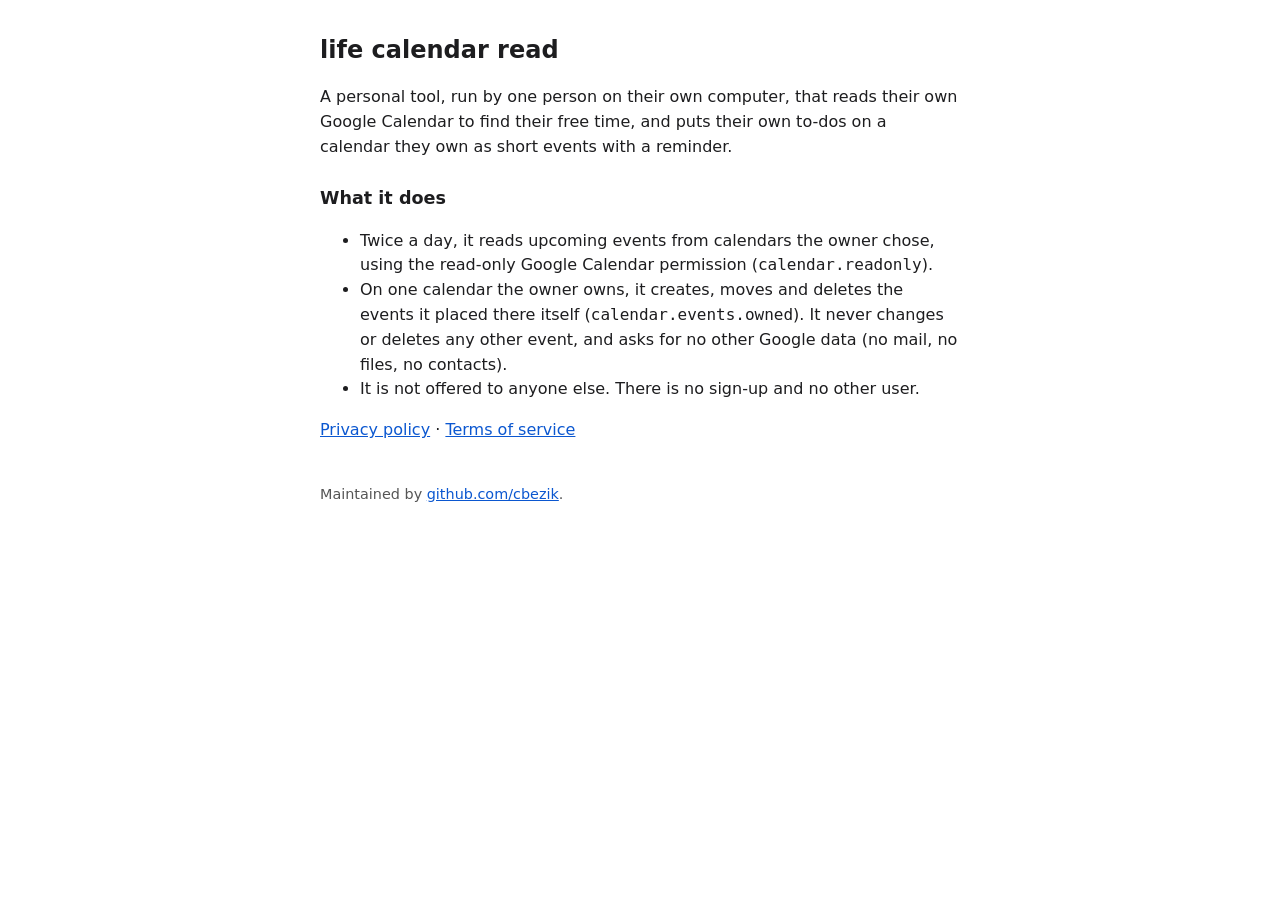
<file: index.html>
<!doctype html>
<html lang="en">
<head><meta charset="utf-8"><meta name="viewport" content="width=device-width, initial-scale=1">
<title>life calendar read</title><link rel="stylesheet" href="style.css"></head>
<body>
<h1>life calendar read</h1>
<p>A personal tool, run by one person on their own computer, that reads their own Google
Calendar to find their free time, and puts their own to-dos on a calendar they own as short
events with a reminder.</p>
<h2>What it does</h2>
<ul>
<li>Twice a day, it reads upcoming events from calendars the owner chose, using the read-only
Google Calendar permission (<code>calendar.readonly</code>).</li>
<li>On one calendar the owner owns, it creates, moves and deletes the events it placed there itself
(<code>calendar.events.owned</code>). It never changes or deletes any other event, and asks for no
other Google data (no mail, no files, no contacts).</li>
<li>It is not offered to anyone else. There is no sign-up and no other user.</li>
</ul>
<p><a href="privacy.html">Privacy policy</a> · <a href="terms.html">Terms of service</a></p>
<footer>Maintained by <a href="https://github.com/cbezik">github.com/cbezik</a>.</footer>
</body>
</html>
</file>
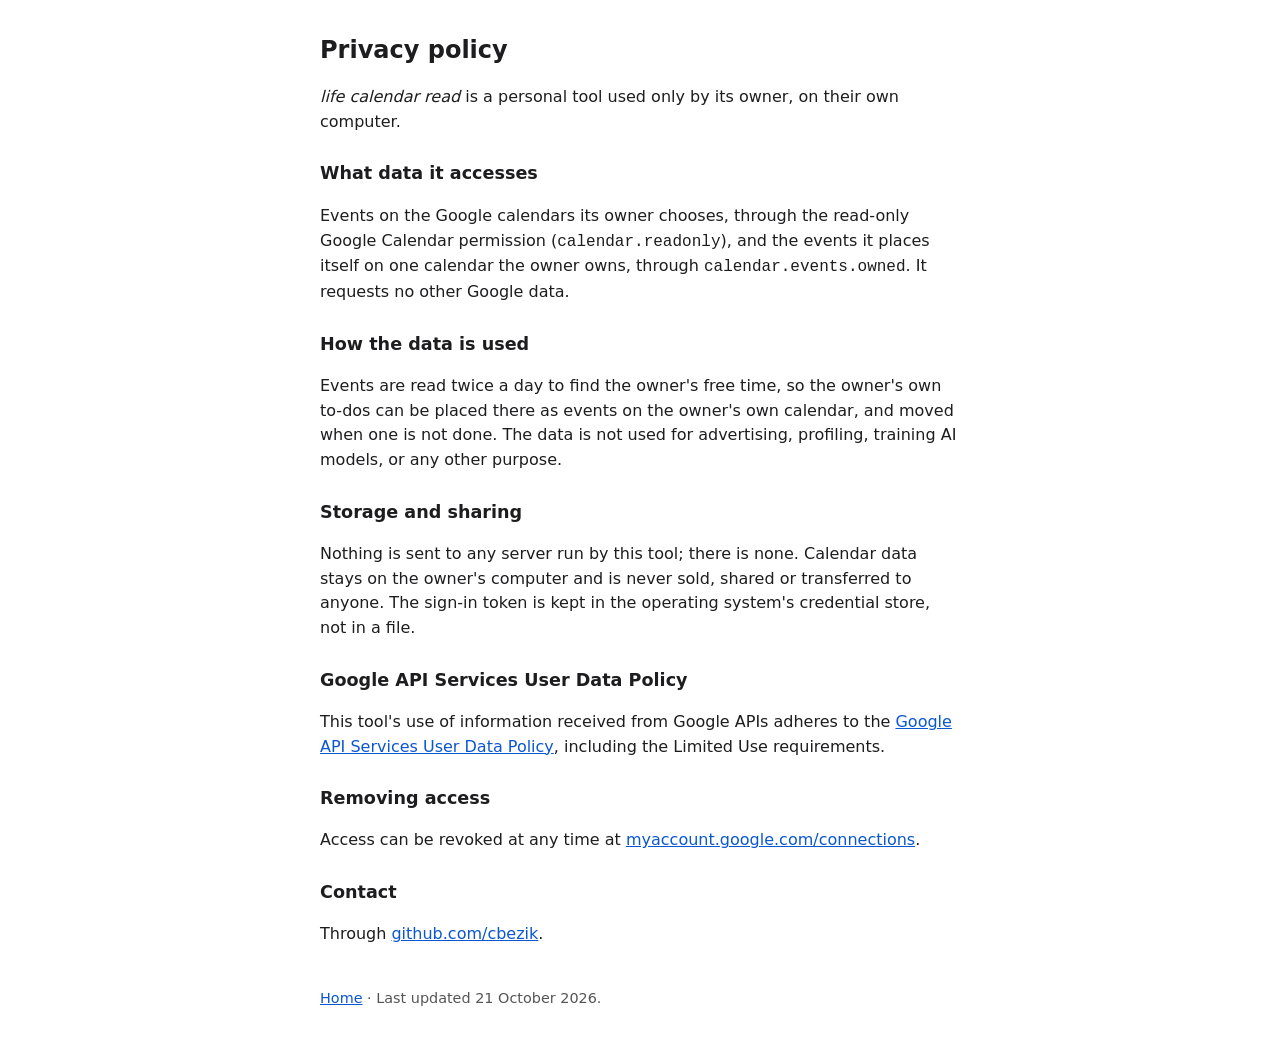
<file: privacy.html>
<!doctype html>
<html lang="en">
<head><meta charset="utf-8"><meta name="viewport" content="width=device-width, initial-scale=1">
<title>Privacy policy · life calendar read</title><link rel="stylesheet" href="style.css"></head>
<body>
<h1>Privacy policy</h1>
<p><em>life calendar read</em> is a personal tool used only by its owner, on their own computer.</p>
<h2>What data it accesses</h2>
<p>Events on the Google calendars its owner chooses, through the read-only Google Calendar
permission (<code>calendar.readonly</code>), and the events it places itself on one calendar the
owner owns, through <code>calendar.events.owned</code>. It requests no other Google data.</p>
<h2>How the data is used</h2>
<p>Events are read twice a day to find the owner's free time, so the owner's own to-dos can be
placed there as events on the owner's own calendar, and moved when one is not done. The data
is not used for advertising, profiling, training AI models, or any other purpose.</p>
<h2>Storage and sharing</h2>
<p>Nothing is sent to any server run by this tool; there is none. Calendar data stays on the
owner's computer and is never sold, shared or transferred to anyone. The sign-in token is
kept in the operating system's credential store, not in a file.</p>
<h2>Google API Services User Data Policy</h2>
<p>This tool's use of information received from Google APIs adheres to the
<a href="https://developers.google.com/terms/api-services-user-data-policy">Google API Services
User Data Policy</a>, including the Limited Use requirements.</p>
<h2>Removing access</h2>
<p>Access can be revoked at any time at
<a href="https://myaccount.google.com/connections">myaccount.google.com/connections</a>.</p>
<h2>Contact</h2>
<p>Through <a href="https://github.com/cbezik">github.com/cbezik</a>.</p>
<footer><a href="index.html">Home</a> · Last updated 21 October 2026.</footer>
</body>
</html>
</file>
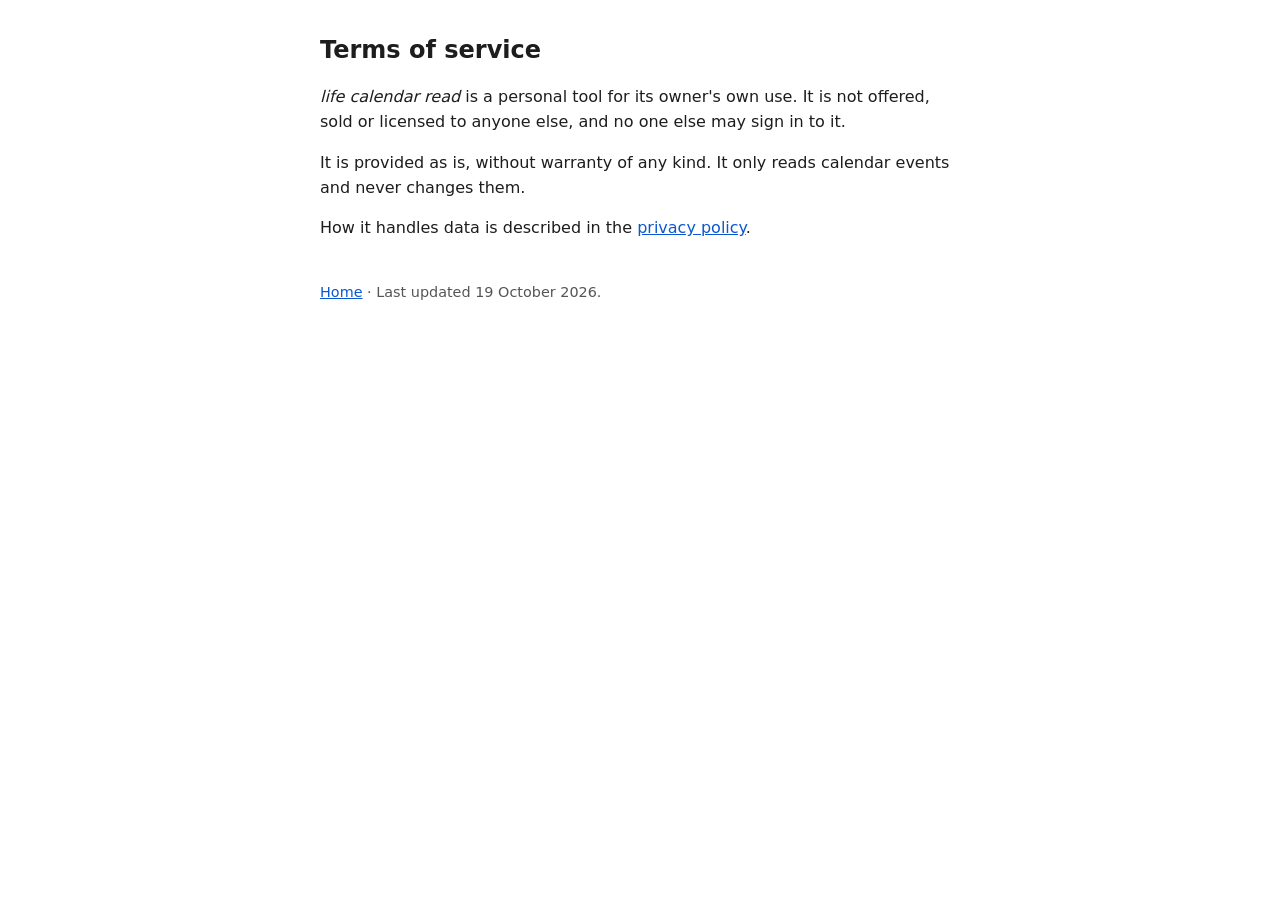
<file: terms.html>
<!doctype html>
<html lang="en">
<head><meta charset="utf-8"><meta name="viewport" content="width=device-width, initial-scale=1">
<title>Terms of service · life calendar read</title><link rel="stylesheet" href="style.css"></head>
<body>
<h1>Terms of service</h1>
<p><em>life calendar read</em> is a personal tool for its owner's own use. It is not offered,
sold or licensed to anyone else, and no one else may sign in to it.</p>
<p>It is provided as is, without warranty of any kind. It only reads calendar events and
never changes them.</p>
<p>How it handles data is described in the <a href="privacy.html">privacy policy</a>.</p>
<footer><a href="index.html">Home</a> · Last updated 19 October 2026.</footer>
</body>
</html>
</file>
<file: style.css>
body { font: 16px/1.55 system-ui, sans-serif; max-width: 40rem; margin: 2rem auto; padding: 0 1rem; color: #1d1d1f; background: #fff; }
h1 { font-size: 1.5rem; } h2 { font-size: 1.1rem; margin-top: 1.6rem; }
a { color: #0b57d0; } footer { margin-top: 2.5rem; font-size: 0.9rem; color: #555; }
@media (prefers-color-scheme: dark) { body { color: #e8e8e8; background: #161616; } a { color: #8ab4f8; } footer { color: #aaa; } }
</file>
